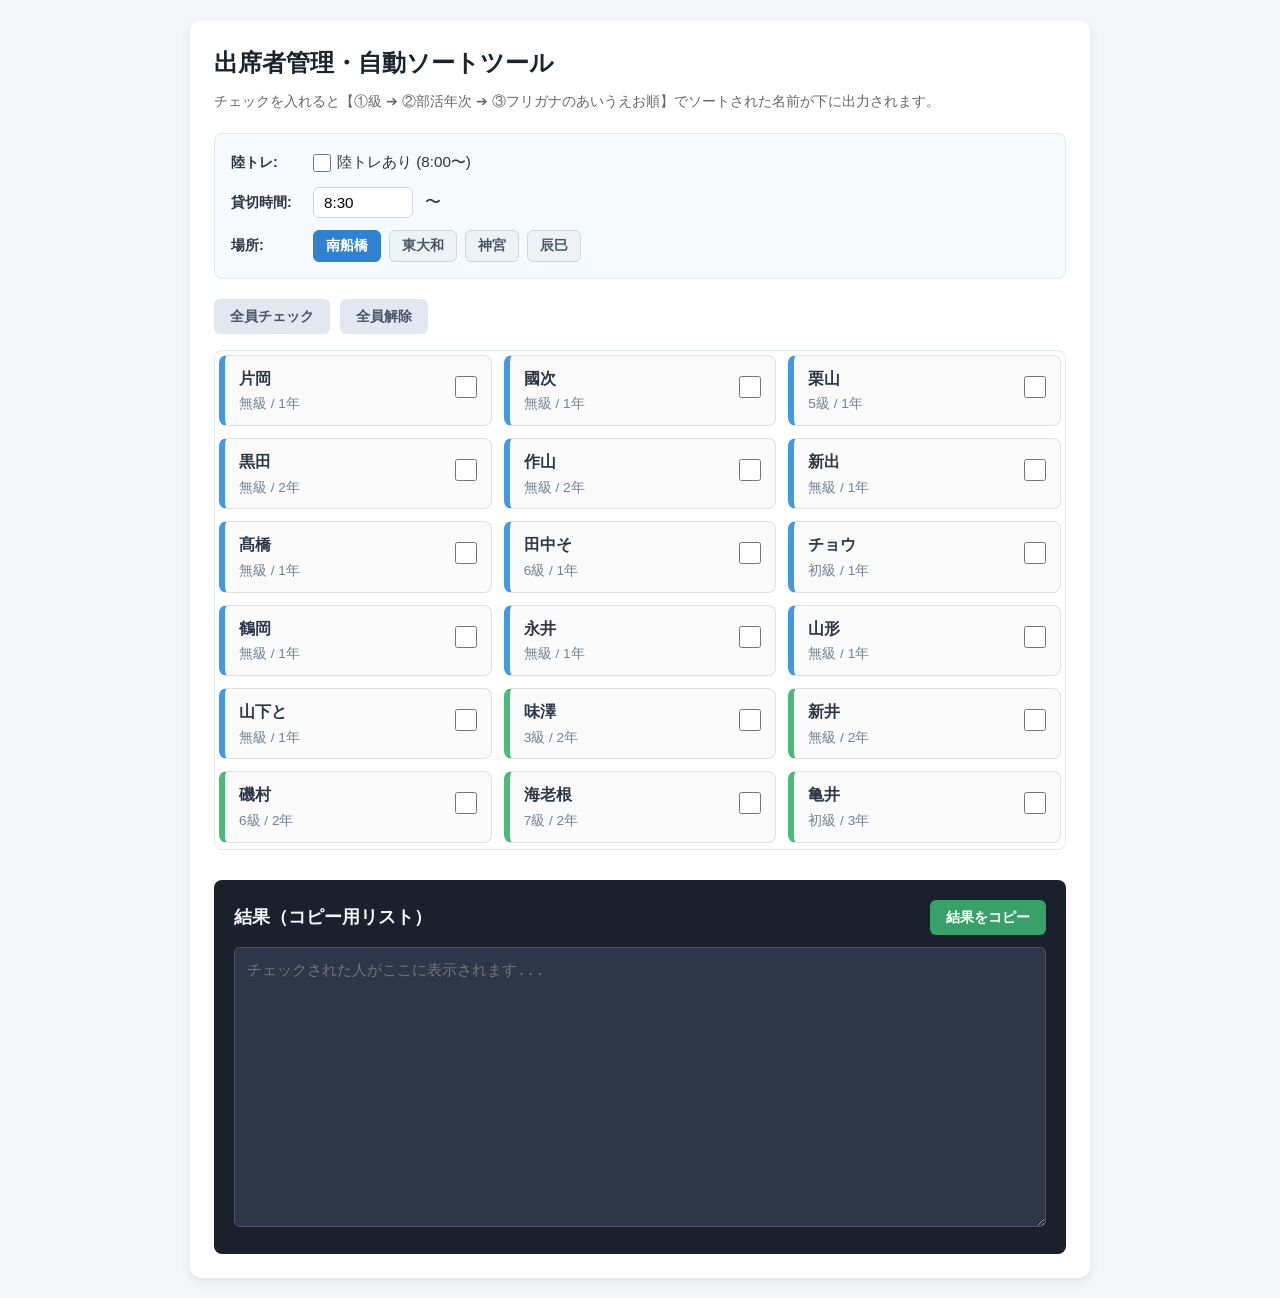
<file: index.html>
<!DOCTYPE html>
<html lang="ja">
<head>
  <meta charset="UTF-8">
  <meta name="viewport" content="width=device-width, initial-scale=1.0">
  <title>出席管理・ソートツール</title>
  <style>
    * {
      box-sizing: border-box;
      margin: 0;
      padding: 0;
    }
    body {
      font-family: "Helvetica Neue", Arial, "Hiragino Kaku Gothic ProN", "Hiragino Sans", Meiryo, sans-serif;
      background-color: #f4f6f9;
      color: #333;
      padding: 20px;
      line-height: 1.6;
    }
    .container {
      max-width: 900px;
      margin: 0 auto;
      background: #ffffff;
      padding: 24px;
      border-radius: 12px;
      box-shadow: 0 4px 12px rgba(0,0,0,0.08);
    }
    h1 {
      font-size: 1.5rem;
      margin-bottom: 8px;
      color: #1a252f;
    }
    p.desc {
      font-size: 0.9rem;
      color: #666;
      margin-bottom: 20px;
    }

    /* ★ 練習情報入力エリアのスタイル ★ */
    .practice-info-panel {
      background: #f7fafc;
      border: 1px solid #e2e8f0;
      border-radius: 8px;
      padding: 16px;
      margin-bottom: 20px;
      display: flex;
      flex-direction: column;
      gap: 12px;
    }
    .info-row {
      display: flex;
      align-items: center;
      gap: 12px;
      flex-wrap: wrap;
    }
    .info-label {
      font-weight: bold;
      font-size: 0.9rem;
      color: #2d3748;
      min-width: 70px;
    }
    .checkbox-label {
      display: flex;
      align-items: center;
      gap: 6px;
      cursor: pointer;
      font-size: 0.95rem;
    }
    .checkbox-label input[type="checkbox"] {
      width: 18px;
      height: 18px;
      cursor: pointer;
    }
    .time-input {
      padding: 6px 10px;
      border: 1px solid #cbd5e0;
      border-radius: 6px;
      font-size: 0.95rem;
      width: 100px;
    }
    .place-buttons {
      display: flex;
      gap: 8px;
      flex-wrap: wrap;
    }
    .btn-place {
      background-color: #edf2f7;
      color: #4a5568;
      border: 1px solid #cbd5e0;
      padding: 6px 12px;
      border-radius: 6px;
      font-size: 0.85rem;
      cursor: pointer;
      transition: all 0.2s;
    }
    .btn-place:hover {
      background-color: #e2e8f0;
    }
    .btn-place.active {
      background-color: #3182ce;
      color: white;
      border-color: #3182ce;
    }

    .action-bar {
      display: flex;
      gap: 10px;
      margin-bottom: 16px;
      flex-wrap: wrap;
    }
    button {
      padding: 8px 16px;
      border: none;
      border-radius: 6px;
      font-size: 0.9rem;
      font-weight: bold;
      cursor: pointer;
      transition: background 0.2s, opacity 0.2s;
    }
    .btn-secondary {
      background-color: #e2e8f0;
      color: #4a5568;
    }
    .btn-secondary:hover {
      background-color: #cbd5e0;
    }
    .btn-success {
      background-color: #38a169;
      color: white;
    }
    .btn-success:hover {
      background-color: #2f855a;
    }
    .member-grid {
      display: grid;
      grid-template-columns: repeat(auto-fill, minmax(260px, 1fr));
      gap: 12px;
      margin-bottom: 30px;
      max-height: 500px;
      overflow-y: auto;
      padding: 4px;
      border: 1px solid #e2e8f0;
      border-radius: 8px;
    }
    .member-card {
      display: flex;
      align-items: center;
      justify-content: space-between;
      background: #fafafa;
      border: 1px solid #e0e0e0;
      padding: 10px 14px;
      border-radius: 8px;
      transition: background 0.15s, border-color 0.15s;
    }

    /* 学年ごとの左フチのアクセントカラー */
    .member-card.grade-1 { border-left: 6px solid #4299e1; } /* 1年生: 青 */
    .member-card.grade-2 { border-left: 6px solid #48bb78; } /* 2年生: 緑 */
    .member-card.grade-3 { border-left: 6px solid #ed8936; } /* 3年生: オレンジ */
    .member-card.grade-4 { border-left: 6px solid #9f7aea; } /* 4年生: 紫 */

    .member-card.checked {
      background: #ebf8ff;
    }
    .member-info {
      display: flex;
      flex-direction: column;
      gap: 2px;
      flex: 1;
    }
    .member-name {
      font-size: 1rem;
      font-weight: bold;
      color: #2d3748;
    }
    .member-tags {
      font-size: 0.85rem;
      color: #718096;
    }
    .check-wrapper {
      margin-left: 10px;
    }
    .check-wrapper input[type="checkbox"] {
      width: 22px;
      height: 22px;
      cursor: pointer;
      accent-color: #3182ce;
    }
    .result-section {
      background: #1a202c;
      color: #f7fafc;
      padding: 20px;
      border-radius: 8px;
    }
    .result-header {
      display: flex;
      justify-content: space-between;
      align-items: center;
      margin-bottom: 12px;
    }
    .result-header h2 {
      font-size: 1.1rem;
    }
    textarea.result-box {
      width: 100%;
      height: 280px;
      background: #2d3748;
      color: #edf2f7;
      border: 1px solid #4a5568;
      border-radius: 6px;
      padding: 12px;
      font-family: monospace;
      font-size: 0.95rem;
      resize: vertical;
    }
    textarea.result-box:focus {
      outline: none;
      border-color: #63b3ed;
    }

    /* スマホ対応 */
    @media (max-width: 600px) {
      body { padding: 10px; }
      .container { padding: 16px; }
      h1 { font-size: 1.25rem; }
      .info-row { flex-direction: column; align-items: flex-start; gap: 6px; }
      .action-bar button { flex: 1; padding: 12px 8px; }
      .member-grid { grid-template-columns: 1fr; max-height: 350px; }
      .member-card { padding: 12px; }
      .check-wrapper input[type="checkbox"] { width: 26px; height: 26px; }
      .result-header { flex-direction: column; align-items: stretch; gap: 8px; }
      .result-header button { width: 100%; padding: 12px; }
      textarea.result-box { height: 220px; font-size: 0.9rem; }
    }
  </style>
</head>
<body>

<div class="container">
  <h1>出席者管理・自動ソートツール</h1>
  <p class="desc">チェックを入れると【①級 ➔ ②部活年次 ➔ ③フリガナのあいうえお順】でソートされた名前が下に出力されます。</p>

  <!-- ★ 練習設定パネル ★ -->
  <div class="practice-info-panel">
    <div class="info-row">
      <span class="info-label">陸トレ:</span>
      <label class="checkbox-label">
        <input type="checkbox" id="hasRikutore" onchange="updateResult()">
        陸トレあり (8:00〜)
      </label>
    </div>

    <div class="info-row">
      <span class="info-label">貸切時間:</span>
      <input type="text" id="charterTime" class="time-input" value="8:30" placeholder="8:30" oninput="updateResult()">
      <span>〜</span>
    </div>

    <div class="info-row">
      <span class="info-label">場所:</span>
      <div class="place-buttons">
        <button class="btn-place active" onclick="selectPlace('南船橋', this)">南船橋</button>
        <button class="btn-place" onclick="selectPlace('東大和', this)">東大和</button>
        <button class="btn-place" onclick="selectPlace('神宮', this)">神宮</button>
        <button class="btn-place" onclick="selectPlace('辰巳', this)">辰巳</button>
      </div>
    </div>
  </div>

  <div class="action-bar">
    <button class="btn-secondary" onclick="selectAll(true)">全員チェック</button>
    <button class="btn-secondary" onclick="selectAll(false)">全員解除</button>
  </div>

  <div class="member-grid" id="memberList"></div>

  <div class="result-section">
    <div class="result-header">
      <h2>結果（コピー用リスト）</h2>
      <button class="btn-success" onclick="copyResult()">結果をコピー</button>
    </div>
    <textarea id="resultText" class="result-box" readonly placeholder="チェックされた人がここに表示されます..."></textarea>
  </div>
</div>

<script>
  // ----------------------------------------------------
  // ★ 場所の略称 ➔ 正式名称 マッピング
  // ----------------------------------------------------
  const placeFullNameMap = {
    "南船橋": "南船橋Aリンク",
    "東大和": "東大和スケートセンター",
    "神宮": "神宮",
    "辰巳": "辰巳メインリンク"
  };

  let selectedPlaceKey = "南船橋"; // デフォルト設定

  // ----------------------------------------------------
  // ★ メンバー登録リスト
  // ----------------------------------------------------
 const initialMembers = [
   
    // 無級
    { id: 1,  name: "片岡", kana: "カタオカ", rank: "無級", grade: "1年",clubGrade: "1年" },
    { id: 2,  name: "國次", kana: "クニツグ", rank: "無級", grade: "1年",clubGrade: "1年"},
    { id: 3,  name: "黒田", kana: "クロダ", rank: "無級", grade: "2年" ,clubGrade: "1年"},
    { id: 4,  name: "作山", kana: "サクヤマ", rank: "無級", grade: "2年" ,clubGrade: "1年"},
    { id: 6,  name: "新出", kana: "シンデ", rank: "無級", grade: "1年" ,clubGrade: "1年"},
    { id: 7,  name: "髙橋", kana: "タカハシ", rank: "無級", grade: "1年" ,clubGrade: "1年"},
    { id: 8,  name: "鶴岡", kana: "ツルオカ", rank: "無級", grade: "1年" ,clubGrade: "1年"},
    { id: 9,  name: "永井", kana: "ナガイ", rank: "無級", grade: "1年" ,clubGrade: "1年"},
    //{ id: 10, name: "星", kana: "ホシ", rank: "無級", grade: "1年" ,clubGrade: "1年"},
    { id: 11, name: "山形", kana: "ヤマガタ", rank: "無級", grade: "1年" ,clubGrade: "1年"},
    { id: 12, name: "山下と", kana: "ヤマシタ", rank: "無級", grade: "1年" ,clubGrade: "1年"},
    { id: 13, name: "チョウ", kana: "チョウ", rank: "初級", grade: "1年" ,clubGrade: "1年"},
    { id: 14, name: "新井", kana: "アライ", rank: "無級", grade: "2年" ,clubGrade: "2年"},

    // 初級
    { id: 15, name: "山村", kana: "ヤマムラ", rank: "初級", grade: "4年" ,clubGrade: "4年"},
    { id: 16, name: "箱崎", kana: "ハコザキ", rank: "初級", grade: "3年" ,clubGrade: "3年"},
    { id: 17, name: "山川", kana: "ヤマカワ", rank: "初級", grade: "2年" ,clubGrade: "2年"},
    { id: 18, name: "亀井", kana: "カメイ", rank: "初級", grade: "3年" ,clubGrade: "2年"},
    { id: 19, name: "庭田", kana: "ニワタ", rank: "初級", grade: "2年",clubGrade: "2年"},
    { id: 20, name: "芳賀", kana: "ハガ", rank: "初級", grade: "2年" ,clubGrade: "2年"},
    { id: 21, name: "山下", kana: "ヤマシタ", rank: "初級", grade: "2年" ,clubGrade: "2年"},
    { id: 22, name: "平岡", kana: "ヒラオカ", rank: "初級", grade: "2年" ,clubGrade: "2年"},

    // 1級〜7級
    { id: 25, name: "相川", kana: "アイカワ", rank: "1級", grade: "3年" ,clubGrade: "3年"},
    { id: 39, name: "磯村", kana: "イソムラ", rank: "6級", grade: "2年" ,clubGrade: "2年"},
    { id: 26, name: "田中", kana: "タナカ", rank: "1級", grade: "3年" ,clubGrade: "2年"},
    { id: 41, name: "小泉", kana: "コイズミ", rank: "初級", grade: "2年" ,clubGrade: "2年"},
    { id: 27, name: "久原", kana: "クバラ", rank: "1級", grade: "4年" ,clubGrade: "4年"},
    { id: 28, name: "利藤", kana: "リトウ", rank: "2級", grade: "4年" ,clubGrade: "3年"},
    { id: 29, name: "菅田", kana: "スダ", rank: "2級", grade: "2年" ,clubGrade: "2年"},
    { id: 30, name: "小元", kana: "コモト", rank: "3級", grade: "4年" ,clubGrade: "4年"},
    { id: 31, name: "味澤", kana: "アジサワ", rank: "3級", grade: "2年" ,clubGrade: "2年"},
    { id: 32, name: "立川", kana: "タチカワ", rank: "3級", grade: "2年" ,clubGrade: "2年"},
    { id: 40, name: "山本", kana: "ヤマモト", rank: "5級", grade: "2年" ,clubGrade: "2年"},
    { id: 34, name: "栗山", kana: "クリヤマ", rank: "5級", grade: "1年" ,clubGrade: "1年"},
    { id: 35, name: "佐村", kana: "サムラ", rank: "6級", grade: "2年" ,clubGrade: "2年"},
    { id: 38, name: "田中そ", kana: "タナカ", rank: "6級", grade: "1年" ,clubGrade: "1年"},
    { id: 37, name: "伊吹", kana: "イブキ", rank: "7級", grade: "3年" ,clubGrade: "3年"},
    { id: 33, name: "海老根", kana: "エビネ", rank: "7級", grade: "2年" ,clubGrade: "2年"},
    { id: 36, name: "井口", kana: "イグチ", rank: "7級", grade: "4年",clubGrade: "4年" }
   
  ];

  const rankPriority = {
    "無級": 0, "初級": 1, "1級": 2, "2級": 3,
    "3級": 4, "4級": 5, "5級": 6, "6級": 7, "7級": 8
  };

  function extractNumber(gradeStr) {
    if (!gradeStr) return 99;
    const kanjiMap = { "一": 1, "二": 2, "三": 3, "四": 4, "１": 1, "２": 2, "３": 3, "４": 4 };
    for (let key in kanjiMap) {
      if (gradeStr.includes(key)) return kanjiMap[key];
    }
    const num = parseInt(gradeStr, 10);
    return isNaN(num) ? 99 : num;
  }

  function parseDisplayGrade(member) {
    return extractNumber(member.grade);
  }

  function parseSortGrade(member) {
    const targetGrade = member.clubGrade || member.grade;
    return extractNumber(targetGrade);
  }

  let members = [];

  function init() {
    members = initialMembers.map(m => ({ ...m, checked: false }));
    
    members.sort((a, b) => {
      const gA = parseSortGrade(a);
      const gB = parseSortGrade(b);
      if (gA !== gB) return gA - gB;
      return a.kana.localeCompare(b.kana, 'ja');
    });

    render();
  }

  function render() {
    const listEl = document.getElementById('memberList');
    listEl.innerHTML = '';

    members.forEach(member => {
      const sortGradeNum = parseSortGrade(member);
      const gradeClass = `grade-${sortGradeNum}`;

      const card = document.createElement('div');
      card.className = `member-card ${gradeClass} ${member.checked ? 'checked' : ''}`;
      
      card.innerHTML = `
        <div class="member-info">
          <span class="member-name">${escapeHtml(member.name)}</span>
          <span class="member-tags">${member.rank} / ${member.grade}</span>
        </div>
        <div class="check-wrapper">
          <input type="checkbox" ${member.checked ? 'checked' : ''} onchange="toggleCheck(${member.id})">
        </div>
      `;
      listEl.appendChild(card);
    });

    updateResult();
  }

  function toggleCheck(id) {
    const m = members.find(item => item.id === id);
    if (m) {
      m.checked = !m.checked;
      render();
    }
  }

  function selectAll(flag) {
    members.forEach(m => m.checked = flag);
    render();
  }

  // ★ 場所ボタンの切り替え処理 ★
  function selectPlace(key, btnEl) {
    selectedPlaceKey = key;
    document.querySelectorAll('.btn-place').forEach(btn => btn.classList.remove('active'));
    btnEl.classList.add('active');
    updateResult();
  }

  // ★ 結果更新処理 ★
  function updateResult() {
    const attendees = members.filter(m => m.checked);

    if (attendees.length === 0) {
      document.getElementById('resultText').value = "";
      return;
    }

    // 1. 先頭テキストの構築
    const hasRikutore = document.getElementById('hasRikutore').checked;
    const charterTime = document.getElementById('charterTime').value.trim() || "〇:〇";
    const placeFullName = placeFullNameMap[selectedPlaceKey] || selectedPlaceKey;

    let headerText = "";
    if (hasRikutore) {
      headerText += `陸トレ8:00〜、`;
    }
    headerText += `貸切${charterTime}〜\n`;
    headerText += `${placeFullName}です。\n\n`;
    headerText += `曲かけTop Gun\n`;

    // 2. メンバーの並び替え（①級 ➔ ②ソート用部活年次 ➔ ③フリガナ順）
    attendees.sort((a, b) => {
      const rA = rankPriority[a.rank] ?? 99;
      const rB = rankPriority[b.rank] ?? 99;
      if (rA !== rB) return rA - rB;

      const gA = parseSortGrade(a);
      const gB = parseSortGrade(b);
      if (gA !== gB) return gA - gB;

      return a.kana.localeCompare(b.kana, 'ja');
    });

    // 3. 名前リストと末尾テキストの結合
    const names = attendees.map(m => m.name);
    const namesList = names.join('\n5秒\n');

    const footerText = "\n5秒\n初級課題\n一級課題\nよろしくお願いいたします。";

    const finalResult = headerText + namesList + footerText;

    document.getElementById('resultText').value = finalResult;
  }

  function copyResult() {
    const txt = document.getElementById('resultText');
    if (!txt.value.trim()) {
      alert("選択された出席者がいません。");
      return;
    }
    txt.select();
    navigator.clipboard.writeText(txt.value).then(() => {
      alert("結果をクリップボードにコピーしました！");
    });
  }

  function escapeHtml(str) {
    return str.replace(/[&<>"']/g, m => ({
      '&': '&amp;', '<': '&lt;', '>': '&gt;', '"': '&quot;', "'": '&#039;'
    })[m]);
  }

  window.addEventListener('DOMContentLoaded', init);
</script>

</body>
</html>
</file>
